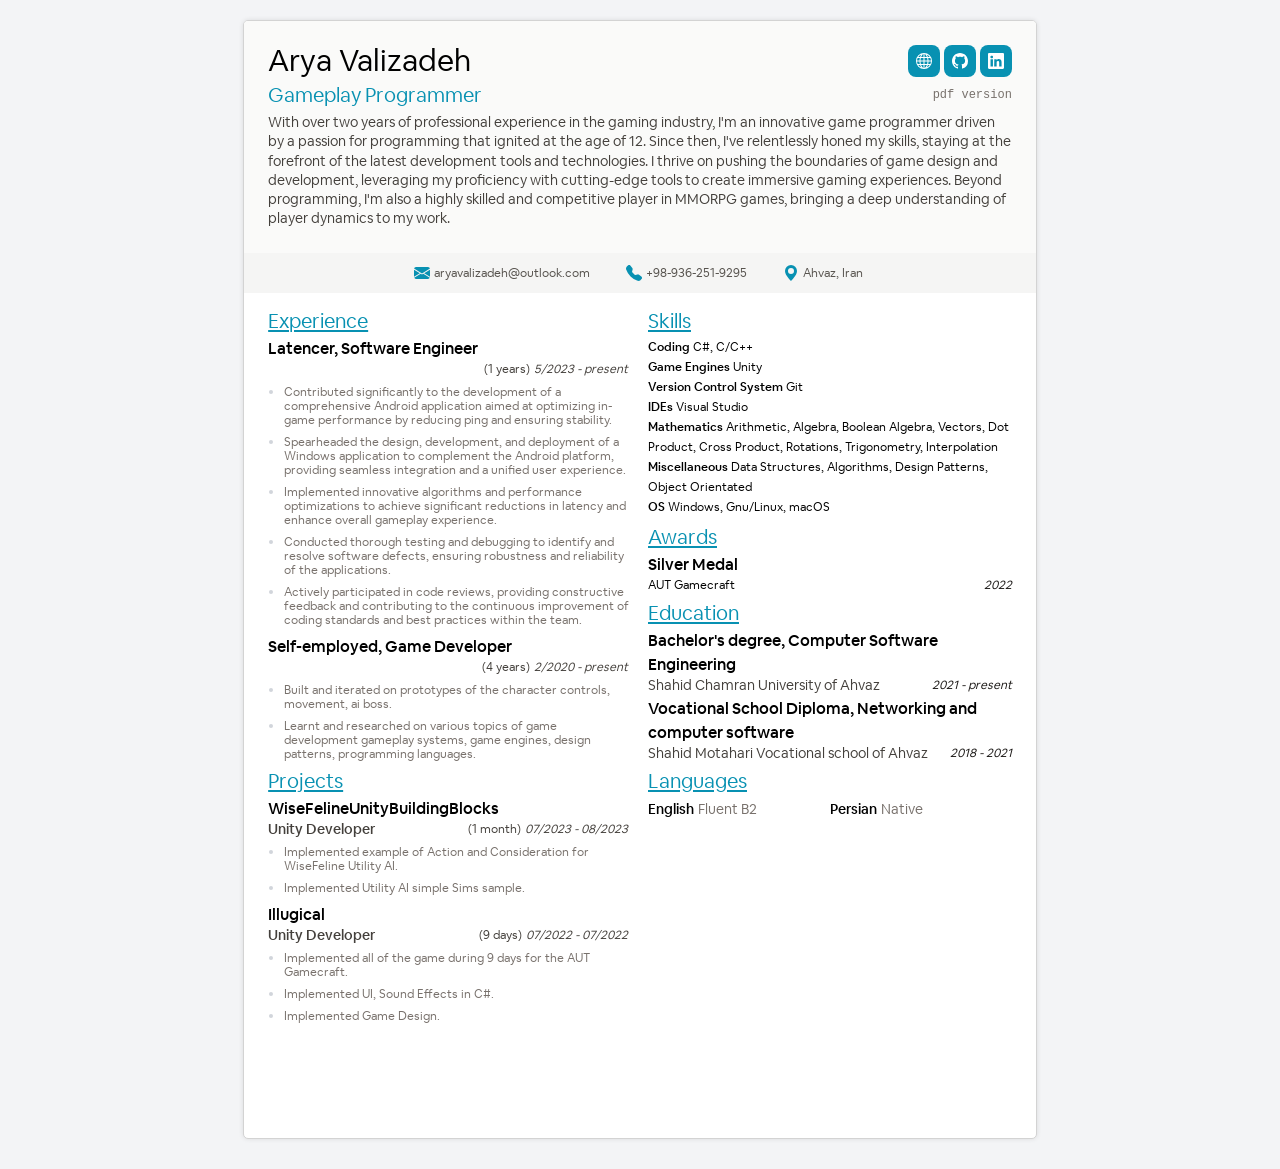
<file: resume.html>
<!DOCTYPE html>
<html lang="en" dir="ltr" prefix="og: http://ogp.me/ns#">
<head>
  <meta charset="utf-8"/>
  <meta name="viewport" content="width=device-width, initial-scale=1"/>
  <title>Arya Valizadeh - Resume</title>
  <meta name="description" content="Game Programmer"/>
  <meta name="keywords" content="Arya Valizadeh,Pinkbanana,Resume,CV, Game Programmer, Gameplay Programmer"/>
  <meta name="date" content="2022-05-08"/>

  <meta property="og:title" content="Arya Valizadeh - Resume - aryavalizadeh.com"/>
  <meta property="og:type" content="document"/>
  <meta property="og:url" content="https://aryavalizadeh.com/resume"/>

  <link href="./img/favicon.png" type="image/png" rel="icon"/>
  <link rel="stylesheet" href="./fonts/AirbnbCereal/style.css"/>
  <link rel="stylesheet" href="./style/style.min.css"/>
</head>
<body>
  <div class="printArea" data-size='A4'>
    <header itemscope itemtype="https://schema.org/Person" class="overflow-hidden bg-stone-50">
      <div class="flex m-6">
        <div class="basis-auto">
          <div class="flex">
            <div class="grow">
              <h1 class="text-black text-3xl font-light- leading-8" itemprop="name">Arya Valizadeh</h1>
            </div>
            <nav class="text-xs flex justify-end text-stone-700">
              <a target="_blank" class="flex leading-4 rounded-lg bg-cyan-600 hover:bg-cyan-800 focus:bg-cyan-900 transition h-8 w-8 p-2" href="https://arya-prof.github.io" title="arya-prof.github.io">
                <img src="./img/website.svg" alt="website">
              </a>
              <a target="_blank" class="flex leading-4 mx-1 rounded-lg bg-cyan-600 hover:bg-cyan-800 focus:bg-cyan-900 transition h-8 w-8 p-2" href="https://github.com/arya-prof" title="Arya Valizadeh">
                <img src="./img/github.svg" alt="github">
              </a>
              <a target="_blank" class="flex leading-4 mx-1 rounded-lg bg-cyan-600 hover:bg-cyan-800 focus:bg-cyan-900 transition h-8 w-8 p-2 hidden" href="https://steamcommunity.com/id/Pinkbanana6/" title="Pinkbanana">
                <img src="./img/steam.svg" alt="steam">
              </a>
              <a target="_blank" class="flex leading-4 mx-1 rounded-lg bg-cyan-600 hover:bg-cyan-800 focus:bg-cyan-900 transition h-8 w-8 p-2 hidden" href="https://www.twitch.tv/arya_prof" title="arya_prof">
                <img src="./img/twitch.svg" alt="twitch">
              </a>
              <a target="_blank" class="flex leading-4 rounded-lg bg-cyan-600 hover:bg-cyan-800 focus:bg-cyan-900 transition h-8 w-8 p-2" href="https://www.linkedin.com/in/aryavalizadeh/" title="Arya Valizadeh">
                <img src="./img/linkedin.svg" alt="linkedin">
              </a>
            </nav>
          </div>
          <div class="flex items-center">
            <div class="grow">
              <h2 class="text-cyan-600 text-xl leading-9 hover:text-cyan-800 transition" itemprop="jobTitle">Gameplay Programmer</h2>
            </div>

            <a target="_blank" href="res/AryaValizadehResume.pdf" dir="ltr" class="select-none text-stone-500 text-xs" tabindex="-1">
              <code class="block font-light rtl:text-center">pdf version</code>
            </a>
          </div>
          <p class="text-stone-700 text-sm leading-snug" itemprop="knowsAbout">
            <span>With over two years of professional experience in the gaming industry,</span>
            <span>I'm an innovative game programmer driven by a passion for programming that ignited at the age of 12.</span>
            <span> Since then, I've relentlessly honed my skills, staying at the forefront of the latest development tools and technologies.</span>
            <span>I thrive on pushing the boundaries of game design and development, leveraging my proficiency with cutting-edge tools to create immersive gaming experiences. Beyond programming, I'm also a highly skilled and competitive player in MMORPG games, bringing a deep understanding of player dynamics to my work.</span>
          </p>
        </div>
      </div>
      <address class="bg-stone-100 leading-10 px-6 text-xs flex items-center justify-center text-stone-600 not-italic">
        <div class="flex items-center px-4">
          <img src="./img/email.svg" alt="email">
          <a class="px-1" href="mailto:aryavalizadeh@outlook.com" itemprop="email" tabindex="-1">aryavalizadeh@outlook.com</a>
        </div>

        <div class="flex items-center px-4">
          <img src="./img/tel.svg" alt="tel">
          <a class="px-1" href="tel:+989362519295" itemprop="telephone" tabindex="-1">+98-936-251-9295</a>
        </div>

        <div class="flex items-center px-4">
          <img src="./img/location.svg" alt="location">
          <div class="px-1" itemprop="address">Ahvaz, Iran</div>
        </div>
      </address>
    </header>
    <main class="flex space-x-4 mx-6 mt-4">
      <div class="basis-1/2">
        <article class="mb-2">
          <h2 class="text-cyan-600 text-xl leading-6 mb-1 underline underline-offset-2">Experience</h2>
          <section class="mb-2" itemscope itemtype="https://schema.org/Organization">
            <h3 class="font-light text-base leading-6">Latencer,  Software Engineer</h3>
            <div class="flex items-center">
              <h4 class="flex items-center font-light text-sm leading-4">

              </h4>
              <div class="grow flex items-center mx-1 text-xs">
                <div class="px-1 text-stone-500 hidden" itemprop="location">Iran</div>
              </div>
              <div class="text-xs text-stone-700">(1 years)</div>
              <div class="flex items-center text-xs">
                <div dir="ltr" class="text-stone-700 text-xs italic px-1">
                  <time datetime="2020-5-06">5/2023</time> - <time datetime="2022-05">present</time>
                </div>
              </div>
            </div>
            <ul class="list-disc list-outside leading-[14px] text-xs text-gray-300 ml-4" itemprop="description">
              <li><span class="text-stone-500 mt-2 block">Contributed significantly to the development of a comprehensive Android application aimed at optimizing in-game performance by reducing ping and ensuring stability.</span></li>
              <li><span class="text-stone-500 mt-2 block">Spearheaded the design, development, and deployment of a Windows application to complement the Android platform, providing seamless integration and a unified user experience.</span></li>
              <li><span class="text-stone-500 mt-2 block">Implemented innovative algorithms and performance optimizations to achieve significant reductions in latency and enhance overall gameplay experience.</span></li>
              <li><span class="text-stone-500 mt-2 block">Conducted thorough testing and debugging to identify and resolve software defects, ensuring robustness and reliability of the applications.</span></li>
              <li><span class="text-stone-500 mt-2 block">Actively participated in code reviews, providing constructive feedback and contributing to the continuous improvement of coding standards and best practices within the team.</span></li>
            </ul>
          </section>
          <section class="mb-2" itemscope itemtype="https://schema.org/Organization">
            <h3 class="font-light text-base leading-6">Self-employed,  Game Developer</h3>
            <div class="flex items-center">
              <h4 class="flex items-center font-light text-sm leading-4">

              </h4>
              <div class="grow flex items-center mx-1 text-xs">
                <div class="px-1 text-stone-500 hidden" itemprop="location">Iran</div>
              </div>
              <div class="text-xs text-stone-700">(4 years)</div>
              <div class="flex items-center text-xs">
                <div dir="ltr" class="text-stone-700 text-xs italic px-1">
                  <time datetime="2020-2-06">2/2020</time> - <time datetime="2022-05">present</time>
                </div>
              </div>
            </div>
            <ul class="list-disc list-outside leading-[14px] text-xs text-gray-300 ml-4" itemprop="description">
              <li><span class="text-stone-500 mt-2 block">Built and iterated on prototypes of the character controls, movement, ai boss.</span></li>
              <li><span class="text-stone-500 mt-2 block">Learnt and researched on various topics of game development gameplay systems, game engines, design patterns, programming languages.</span></li>
            </ul>
          </section>
        </article>

        <article class="mb-2">
          <h2 class="text-cyan-600 text-xl leading-6 mb-1 underline underline-offset-2">Projects</h2>
          <section class="mb-2" itemscope itemtype="https://schema.org/Organization">
            <h3 class="font-light text-base leading-6">
              <a target="_blank" rel="nofoloow noopener" itemprop="url" href="https://github.com/nooparmygames/WiseFelineUnityBuildingBlocks" tabindex="-1">WiseFelineUnityBuildingBlocks</a>
            </h3>
            <div class="flex items-center">
              <h4 class="text-stone-700 flex items-center font-light text-sm leading-4">Unity Developer</h4>
              <div class="grow flex items-center mx-1 text-xs">
                <div class="px-1 text-stone-500 hidden" itemprop="location">Remote</div>
              </div>
              <div class="text-xs text-stone-700">(1 month)</div>
              <div class="flex items-center text-xs">
                <div dir="ltr" class="text-stone-700 text-xs italic px-1">
                  <time datetime="2023-7">07/2023</time> - <time datetime="2023-08">08/2023</time>
                </div>
              </div>
            </div>
            <ul class="list-disc list-outside leading-[14px] text-xs text-gray-300 ml-4" itemprop="description">
              <li><span class="text-stone-500 mt-2 block">Implemented example of Action and Consideration for WiseFeline Utility AI.</span></li>
              <li><span class="text-stone-500 mt-2 block">Implemented Utility AI simple Sims sample.</span></li>
            </ul>
          </section>
          <section class="mb-2" itemscope itemtype="https://schema.org/Organization">
            <h3 class="font-light text-base leading-6">
              <a target="_blank" rel="nofoloow noopener" itemprop="url" href="https://github.com/arya-prof/Illugical" tabindex="-1">Illugical</a>
            </h3>
            <div class="flex items-center">
              <h4 class="text-stone-700 flex items-center font-light text-sm leading-4">Unity Developer</h4>
              <div class="grow flex items-center mx-1 text-xs">
                <div class="px-1 text-stone-500 hidden" itemprop="location">AUT</div>
              </div>
              <div class="text-xs text-stone-700">(9 days)</div>
              <div class="flex items-center text-xs">
                <div dir="ltr" class="text-stone-700 text-xs italic px-1">
                  <time datetime="2022-7">07/2022</time> - <time datetime="2022-07">07/2022</time>
                </div>
              </div>
            </div>
            <ul class="list-disc list-outside leading-[14px] text-xs text-gray-300 ml-4" itemprop="description">
              <li><span class="text-stone-500 mt-2 block">Implemented all of the game during 9 days for the AUT Gamecraft.</span></li>
              <li><span class="text-stone-500 mt-2 block">Implemented UI, Sound Effects in C#.</span></li>
              <li><span class="text-stone-500 mt-2 block">Implemented Game Design.</span></li>
            </ul>
          </section>
        </article>
      </div>
      <div class="basis-1/2">

        <article class="mb-2">
          <h2 class="text-cyan-600 text-xl leading-6 mb-1 underline underline-offset-2">Skills</h2>
          <section class="leading-5 text-xs" itemscope itemtype="https://schema.org/ListItem">
            <h3 class="font-light inline-block">Coding</h3>
            <span itemprop="name">C#</span>,
            <span itemprop="name">C/C++</span>
            <!-- <span itemprop="name">Go</span>,
            <span itemprop="name">Kotlin</span>,
            <span itemprop="name">HTML</span>,
            <span itemprop="name">CSS</span> -->
          </section>

          <section class="leading-5 text-xs" itemscope itemtype="https://schema.org/ListItem">
            <h3 class="font-light inline-block">Game Engines</h3>
            <span itemprop="name">Unity</span>
          </section>

          <section class="leading-5 text-xs" itemscope itemtype="https://schema.org/ListItem">
            <h3 class="font-light inline-block">Version Control System</h3>
            <span itemprop="name">Git</span>
            <!-- <span itemprop="name">Perforce</span> -->
          </section>
          <section class="leading-5 text-xs" itemscope itemtype="https://schema.org/ListItem">
            <h3 class="font-light inline-block">IDEs</h3>
            <span itemprop="name">Visual Studio</span>
          </section>

          <section class="leading-5 text-xs" itemscope itemtype="https://schema.org/ListItem">
            <h3 class="font-light inline-block">Mathematics</h3>
            <span itemprop="name">Arithmetic</span>,
            <span itemprop="name">Algebra</span>,
            <span itemprop="name">Boolean Algebra</span>,
            <span itemprop="name">Vectors</span>,
            <span itemprop="name">Dot Product</span>,
            <span itemprop="name">Cross Product</span>,
            <span itemprop="name">Rotations</span>,
            <span itemprop="name">Trigonometry</span>,
            <span itemprop="name">Interpolation</span>
          </section>

          <section class="leading-5 text-xs" itemscope itemtype="https://schema.org/ListItem">
            <h3 class="font-light inline-block">Miscellaneous</h3>
            <span itemprop="name">Data Structures</span>,
            <span itemprop="name">Algorithms</span>,
            <span itemprop="name">Design Patterns</span>,
            <span itemprop="name">Object Orientated</span>
            <!-- <span itemprop="name">Communication</span> -->
          </section>

          <section class="leading-5 text-xs" itemscope itemtype="https://schema.org/ListItem">
            <h3 class="font-light inline-block">OS</h3>
            <span itemprop="name">Windows</span>,
            <span itemprop="name">Gnu/Linux</span>,
            <span itemprop="name">macOS</span>
          </section>

          <!-- <section class="leading-5 text-xs" itemscope itemtype="https://schema.org/ListItem">
            <h3 class="font-light inline-block">Microsoft Office Specialist</h3>
            <span itemprop="name">Excel</span>,
            <span itemprop="name">PowerPoint</span>,
            <span itemprop="name">Word</span>.
          </section> -->

        </article>
<article class="mb-2">
          <h2 class="text-cyan-600 text-xl leading-6 mb-1 underline underline-offset-2">Awards</h2>
          <section class="mb-1">
            <div class="flex items-center">
              <h4 class="grow text-base leading-6 font-light">Silver Medal</h4>
              <div class="grow-0 text-xs text-stone-500 hidden">Tehran, Iran</div>
            </div>
            <div class="flex flex-wrap text-xs">
              <div class="grow leading-4">AUT Gamecraft</div>
              <div dir="ltr" class="grow-0 text-stone-900 italic">
                <time datetime="2022">2022</time>
              </div>
            </div>
          </section>
        </article>
        <article class="mb-2">
          <h2 class="text-cyan-600 text-xl leading-6 mb-1 underline underline-offset-2">Education</h2>
          <section class="mb-1" itemscope itemtype="https://schema.org/CollegeOrUniversity">
            <div class="flex items-center">
              <h4 class="grow text-base leading-6 font-light">Bachelor's degree, Computer Software Engineering</h4>
            </div>
            <div class="flex flex-wrap text-xs">
              <h4 class="flex items-center text-sm leading-4 text-stone-700">Shahid Chamran University of Ahvaz</h4>
              <div class="grow flex items-center mx-1 text-xs">
                <div class="px-1 text-stone-500 hidden" itemprop="location">Ahvaz, Iran</div>
              </div>
              <a class="grow hidden" target="_blank" rel="nofoloow noopener" href="">
                <img src="./img/link.svg" alt="link">
              </a>
              <div dir="ltr" class="grow-0 text-stone-900 italic">
                <time datetime="2021-09-23">2021</time> - <time datetime="2022">present</time>
              </div>
            </div>
          </section>
          <section itemscope itemtype="https://schema.org/CollegeOrUniversity">
            <div class="flex items-center">
              <h4 class="grow text-base leading-6 font-light">Vocational School Diploma, Networking and computer software</h4>
            </div>
            <div class="flex flex-wrap text-xs">
              <h4 class="flex items-center text-sm text-stone-700 leading-4">Shahid Motahari Vocational school of Ahvaz</h4>
              <div class="grow flex items-center mx-1 text-xs">
                <div class="px-1 text-stone-500 hidden" itemprop="location">Ahvaz, Iran</div>
              </div>
              <a class="grow hidden" target="_blank" rel="nofoloow noopener" href="">
                <img src="./img/link.svg" alt="link">
              </a>
              <div dir="ltr" class="grow-0 text-stone-900 italic">
                <time datetime="2018-09-22">2018</time> - <time datetime="2021-02-19">2021</time>
              </div>
            </div>
          </section>
        </article>

        <article class="mb-2">
          <h2 class="text-cyan-600 text-xl leading-6 mb-1 underline underline-offset-2">Languages</h2>
          <div class="flex flex-wrap leading-6 text-sm">
            <section class="flex-1 flex">
              <h3 class="font-light">English</h3>
              <span class="text-stone-500 px-1">Fluent B2</span>
            </section>
            <section class="flex-1 flex">
              <h3 class="font-light">Persian</h3>
              <span class="text-stone-500 px-1">Native</span>
            </section>
          </div>
        </article>

      </div>
    </main>
  </div>
</body>
</html>
</file>
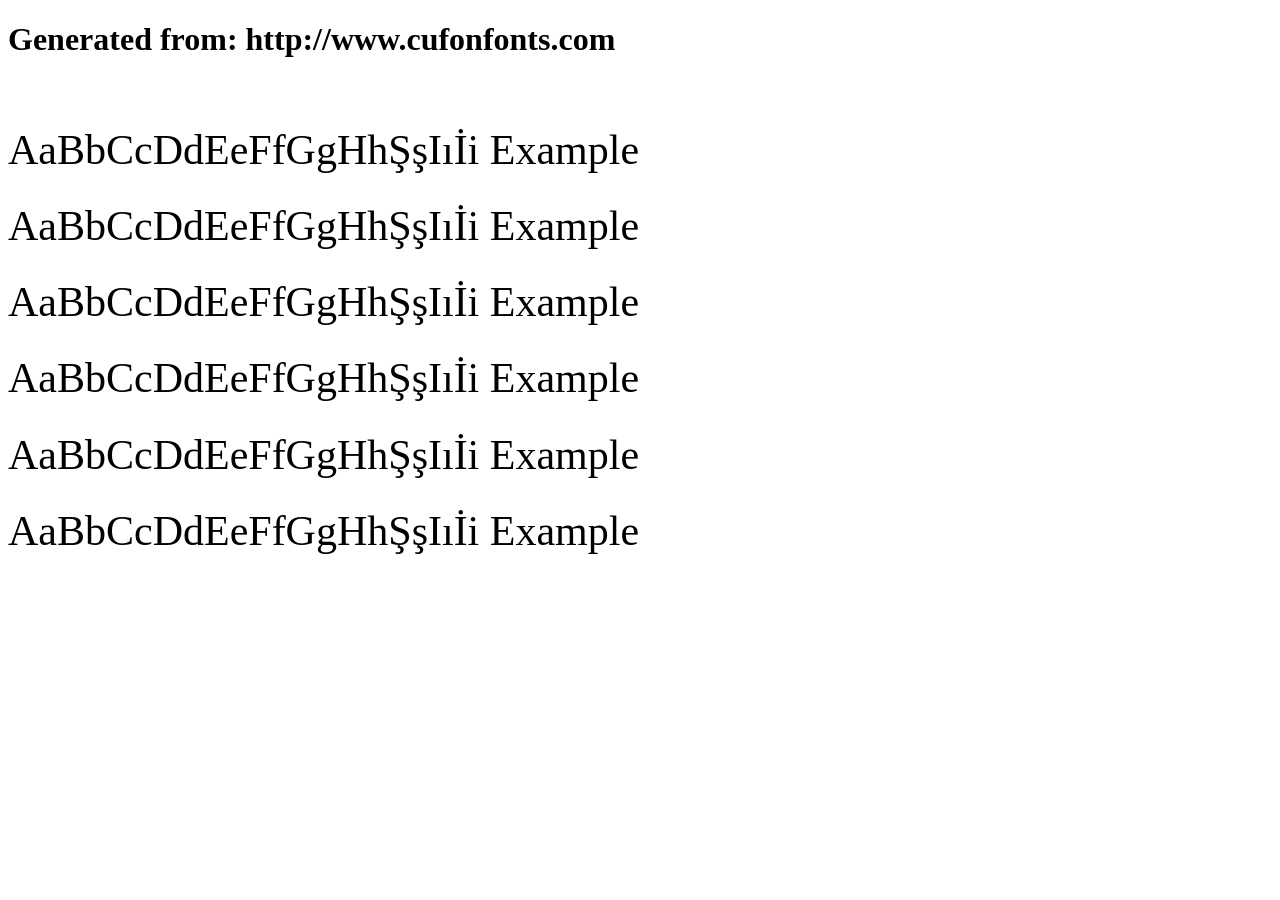
<file: fonts/AirbnbCereal/example.html>
<!DOCTYPE html>
<html xmlns="http://www.w3.org/1999/xhtml">
<head>
    <meta http-equiv="Content-Type" content="text/html; charset=utf-8"/>
    <link rel="stylesheet" type="text/css"
          href="style.css"/>
</head>

<body>

<h1>Generated from: http://www.cufonfonts.com</h1><br/>
<h1 style="font-family:'Airbnb Cereal App Book';font-weight:normal;font-size:42px">AaBbCcDdEeFfGgHhŞşIıİi Example</h1>
<h1 style="font-family:'Airbnb Cereal App Light';font-weight:normal;font-size:42px">AaBbCcDdEeFfGgHhŞşIıİi Example</h1>
<h1 style="font-family:'Airbnb Cereal App Medium';font-weight:normal;font-size:42px">AaBbCcDdEeFfGgHhŞşIıİi Example</h1>
<h1 style="font-family:'Airbnb Cereal App Bold';font-weight:normal;font-size:42px">AaBbCcDdEeFfGgHhŞşIıİi Example</h1>
<h1 style="font-family:'Airbnb Cereal App Extra Bold';font-weight:normal;font-size:42px">AaBbCcDdEeFfGgHhŞşIıİi Example</h1>
<h1 style="font-family:'Airbnb Cereal App Black';font-weight:normal;font-size:42px">AaBbCcDdEeFfGgHhŞşIıİi Example</h1>


</body>
</html>
</file>
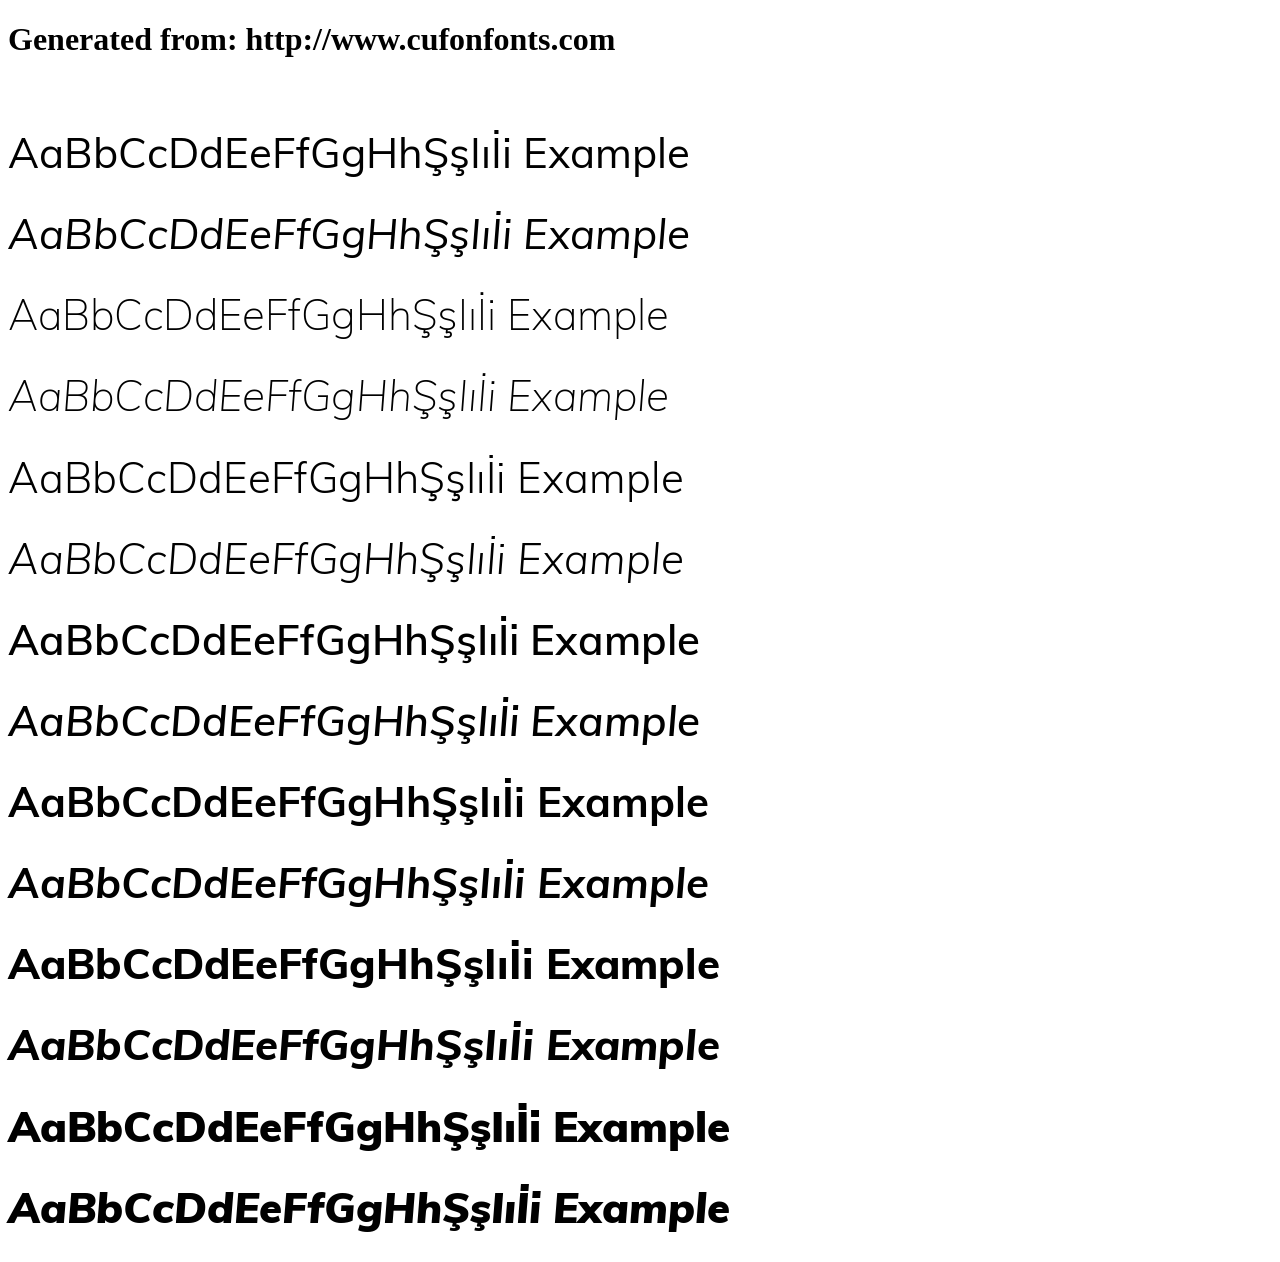
<file: fonts/Muli/example.html>
<!DOCTYPE html>
<html xmlns="http://www.w3.org/1999/xhtml">
<head>
    <meta http-equiv="Content-Type" content="text/html; charset=utf-8"/>
    <link rel="stylesheet" type="text/css"
          href="style.css"/>
</head>

<body>

<h1>Generated from: http://www.cufonfonts.com</h1><br/>
<h1 style="font-family:'Muli Regular';font-weight:normal;font-size:42px">AaBbCcDdEeFfGgHhŞşIıİi Example</h1>
<h1 style="font-family:'Muli Italic';font-weight:normal;font-size:42px">AaBbCcDdEeFfGgHhŞşIıİi Example</h1>
<h1 style="font-family:'Muli ExtraLight';font-weight:normal;font-size:42px">AaBbCcDdEeFfGgHhŞşIıİi Example</h1>
<h1 style="font-family:'Muli ExtraLight Italic';font-weight:normal;font-size:42px">AaBbCcDdEeFfGgHhŞşIıİi Example</h1>
<h1 style="font-family:'Muli Light';font-weight:normal;font-size:42px">AaBbCcDdEeFfGgHhŞşIıİi Example</h1>
<h1 style="font-family:'Muli Light Italic';font-weight:normal;font-size:42px">AaBbCcDdEeFfGgHhŞşIıİi Example</h1>
<h1 style="font-family:'Muli SemiBold';font-weight:normal;font-size:42px">AaBbCcDdEeFfGgHhŞşIıİi Example</h1>
<h1 style="font-family:'Muli SemiBold Italic';font-weight:normal;font-size:42px">AaBbCcDdEeFfGgHhŞşIıİi Example</h1>
<h1 style="font-family:'Muli Bold';font-weight:normal;font-size:42px">AaBbCcDdEeFfGgHhŞşIıİi Example</h1>
<h1 style="font-family:'Muli Bold Italic';font-weight:normal;font-size:42px">AaBbCcDdEeFfGgHhŞşIıİi Example</h1>
<h1 style="font-family:'Muli ExtraBold';font-weight:normal;font-size:42px">AaBbCcDdEeFfGgHhŞşIıİi Example</h1>
<h1 style="font-family:'Muli ExtraBold Italic';font-weight:normal;font-size:42px">AaBbCcDdEeFfGgHhŞşIıİi Example</h1>
<h1 style="font-family:'Muli Black';font-weight:normal;font-size:42px">AaBbCcDdEeFfGgHhŞşIıİi Example</h1>
<h1 style="font-family:'Muli Black Italic';font-weight:normal;font-size:42px">AaBbCcDdEeFfGgHhŞşIıİi Example</h1>


</body>
</html>
</file>
<file: fonts/AirbnbCereal/style.css>
/* #### Generated By: http://www.cufonfonts.com #### */

@font-face {
    font-family: 'Airbnb Cereal App';
    font-style: normal;
    font-weight: normal;
    src: local('Airbnb Cereal App Book'), url('AirbnbCerealBook.woff') format('woff');
}

@font-face {
    font-family: 'Airbnb Cereal App';
    font-style: normal;
    font-weight: 100;
    src: local('Airbnb Cereal App Light'), url('AirbnbCerealLight.woff') format('woff');
}

@font-face {
    font-family: 'Airbnb Cereal App';
    font-style: normal;
    font-weight: 300;
    src: local('Airbnb Cereal App Medium'), url('AirbnbCerealMedium.woff') format('woff');
}

@font-face {
    font-family: 'Airbnb Cereal App';
    font-style: normal;
    font-weight: 500;
    src: local('Airbnb Cereal App Bold'), url('AirbnbCerealBold.woff') format('woff');
}

@font-face {
    font-family: 'Airbnb Cereal App';
    font-style: normal;
    font-weight: 700;
    src: local('Airbnb Cereal App Extra Bold'), url('AirbnbCerealExtraBold.woff') format('woff');
}

@font-face {
    font-family: 'Airbnb Cereal App';
    font-style: normal;
    font-weight: 900;
    src: local('Airbnb Cereal App Black'), url('AirbnbCerealBlack.woff') format('woff');
}
</file>
<file: fonts/Muli/style.css>
/* #### Generated By: http://www.cufonfonts.com #### */

    @font-face {
    font-family: 'Muli Regular';
    font-style: normal;
    font-weight: normal;
    src: local('Muli Regular'), url('Muli-Regular.woff') format('woff');
    }
    

    @font-face {
    font-family: 'Muli Italic';
    font-style: normal;
    font-weight: normal;
    src: local('Muli Italic'), url('Muli-Italic.woff') format('woff');
    }
    

    @font-face {
    font-family: 'Muli ExtraLight';
    font-style: normal;
    font-weight: normal;
    src: local('Muli ExtraLight'), url('Muli-ExtraLight.woff') format('woff');
    }
    

    @font-face {
    font-family: 'Muli ExtraLight Italic';
    font-style: normal;
    font-weight: normal;
    src: local('Muli ExtraLight Italic'), url('Muli-ExtraLightItalic.woff') format('woff');
    }
    

    @font-face {
    font-family: 'Muli Light';
    font-style: normal;
    font-weight: normal;
    src: local('Muli Light'), url('Muli-Light.woff') format('woff');
    }
    

    @font-face {
    font-family: 'Muli Light Italic';
    font-style: normal;
    font-weight: normal;
    src: local('Muli Light Italic'), url('Muli-LightItalic.woff') format('woff');
    }
    

    @font-face {
    font-family: 'Muli SemiBold';
    font-style: normal;
    font-weight: normal;
    src: local('Muli SemiBold'), url('Muli-SemiBold.woff') format('woff');
    }
    

    @font-face {
    font-family: 'Muli SemiBold Italic';
    font-style: normal;
    font-weight: normal;
    src: local('Muli SemiBold Italic'), url('Muli-SemiBoldItalic.woff') format('woff');
    }
    

    @font-face {
    font-family: 'Muli Bold';
    font-style: normal;
    font-weight: normal;
    src: local('Muli Bold'), url('Muli-Bold.woff') format('woff');
    }
    

    @font-face {
    font-family: 'Muli Bold Italic';
    font-style: normal;
    font-weight: normal;
    src: local('Muli Bold Italic'), url('Muli-BoldItalic.woff') format('woff');
    }
    

    @font-face {
    font-family: 'Muli ExtraBold';
    font-style: normal;
    font-weight: normal;
    src: local('Muli ExtraBold'), url('Muli-ExtraBold.woff') format('woff');
    }
    

    @font-face {
    font-family: 'Muli ExtraBold Italic';
    font-style: normal;
    font-weight: normal;
    src: local('Muli ExtraBold Italic'), url('Muli-ExtraBoldItalic.woff') format('woff');
    }
    

    @font-face {
    font-family: 'Muli Black';
    font-style: normal;
    font-weight: normal;
    src: local('Muli Black'), url('Muli-Black.woff') format('woff');
    }
    

    @font-face {
    font-family: 'Muli Black Italic';
    font-style: normal;
    font-weight: normal;
    src: local('Muli Black Italic'), url('Muli-BlackItalic.woff') format('woff');
    }
</file>
<file: style/style.min.css>
/*! tailwindcss v3.0.23 | MIT License | https://tailwindcss.com*/*,:after,:before{border:0 solid #e5e7eb;box-sizing:border-box}:after,:before{--tw-content:""}html{-webkit-text-size-adjust:100%;font-family:ui-sans-serif,system-ui,-apple-system,BlinkMacSystemFont,Segoe UI,Roboto,Helvetica Neue,Arial,Noto Sans,sans-serif,Apple Color Emoji,Segoe UI Emoji,Segoe UI Symbol,Noto Color Emoji;line-height:1.5;-moz-tab-size:4;-o-tab-size:4;tab-size:4}body{line-height:inherit;margin:0}hr{border-top-width:1px;color:inherit;height:0}abbr:where([title]){-webkit-text-decoration:underline dotted;text-decoration:underline dotted}h1,h2,h3,h4,h5,h6{font-size:inherit;font-weight:inherit}a{color:inherit;text-decoration:inherit}b,strong{font-weight:bolder}code,kbd,pre,samp{font-family:ui-monospace,SFMono-Regular,Menlo,Monaco,Consolas,Liberation Mono,Courier New,monospace;font-size:1em}small{font-size:80%}sub,sup{font-size:75%;line-height:0;position:relative;vertical-align:baseline}sub{bottom:-.25em}sup{top:-.5em}table{border-collapse:collapse;border-color:inherit;text-indent:0}button,input,optgroup,select,textarea{color:inherit;font-family:inherit;font-size:100%;line-height:inherit;margin:0;padding:0}button,select{text-transform:none}[type=button],[type=reset],[type=submit],button{-webkit-appearance:button;background-color:transparent;background-image:none}:-moz-focusring{outline:auto}:-moz-ui-invalid{box-shadow:none}progress{vertical-align:baseline}::-webkit-inner-spin-button,::-webkit-outer-spin-button{height:auto}[type=search]{-webkit-appearance:textfield;outline-offset:-2px}::-webkit-search-decoration{-webkit-appearance:none}::-webkit-file-upload-button{-webkit-appearance:button;font:inherit}summary{display:list-item}blockquote,dd,dl,figure,h1,h2,h3,h4,h5,h6,hr,p,pre{margin:0}fieldset{margin:0}fieldset,legend{padding:0}menu,ol,ul{list-style:none;margin:0;padding:0}textarea{resize:vertical}input::-moz-placeholder,textarea::-moz-placeholder{color:#9ca3af;opacity:1}input:-ms-input-placeholder,textarea:-ms-input-placeholder{color:#9ca3af;opacity:1}input::placeholder,textarea::placeholder{color:#9ca3af;opacity:1}[role=button],button{cursor:pointer}:disabled{cursor:default}audio,canvas,embed,iframe,img,object,svg,video{display:block;vertical-align:middle}img,video{height:auto;max-width:100%}[hidden]{display:none}*,:after,:before{--tw-translate-x:0;--tw-translate-y:0;--tw-rotate:0;--tw-skew-x:0;--tw-skew-y:0;--tw-scale-x:1;--tw-scale-y:1;--tw-pan-x: ;--tw-pan-y: ;--tw-pinch-zoom: ;--tw-scroll-snap-strictness:proximity;--tw-ordinal: ;--tw-slashed-zero: ;--tw-numeric-figure: ;--tw-numeric-spacing: ;--tw-numeric-fraction: ;--tw-ring-inset: ;--tw-ring-offset-width:0px;--tw-ring-offset-color:#fff;--tw-ring-color:rgba(59,130,246,.5);--tw-ring-offset-shadow:0 0 #0000;--tw-ring-shadow:0 0 #0000;--tw-shadow:0 0 #0000;--tw-shadow-colored:0 0 #0000;--tw-blur: ;--tw-brightness: ;--tw-contrast: ;--tw-grayscale: ;--tw-hue-rotate: ;--tw-invert: ;--tw-saturate: ;--tw-sepia: ;--tw-drop-shadow: ;--tw-backdrop-blur: ;--tw-backdrop-brightness: ;--tw-backdrop-contrast: ;--tw-backdrop-grayscale: ;--tw-backdrop-hue-rotate: ;--tw-backdrop-invert: ;--tw-backdrop-opacity: ;--tw-backdrop-saturate: ;--tw-backdrop-sepia: }.absolute{position:absolute}.relative{position:relative}.right-5{right:1.25rem}.top-0{top:0}.left-36{left:9rem}.-top-0\.5{top:-.125rem}.-top-0{top:0}.left-24{left:6rem}.m-6{margin:1.5rem}.mx-24{margin-left:6rem;margin-right:6rem}.mx-1{margin-left:.25rem;margin-right:.25rem}.my-8{margin-bottom:2rem;margin-top:2rem}.my-4{margin-bottom:1rem;margin-top:1rem}.my-12{margin-bottom:3rem;margin-top:3rem}.mx-6{margin-left:1.5rem;margin-right:1.5rem}.my-10{margin-bottom:2.5rem;margin-top:2.5rem}.mt-12{margin-top:3rem}.mt-6{margin-top:1.5rem}.-mt-8{margin-top:-2rem}.mr-6{margin-right:1.5rem}.mt-4{margin-top:1rem}.mb-2{margin-bottom:.5rem}.mb-1{margin-bottom:.25rem}.ml-4{margin-left:1rem}.mt-2{margin-top:.5rem}.block{display:block}.inline-block{display:inline-block}.flex{display:flex}.hidden{display:none}.h-8{height:2rem}.h-12{height:3rem}.h-24{height:6rem}.h-px{height:1px}.h-1{height:.25rem}.h-36{height:9rem}.h-10{height:2.5rem}.w-8{width:2rem}.w-full{width:100%}.w-36{width:9rem}.max-w-xs{max-width:20rem}.flex-none{flex:none}.flex-1{flex:1 1 0%}.grow{flex-grow:1}.grow-0{flex-grow:0}.basis-full{flex-basis:100%}.basis-36{flex-basis:9rem}.basis-auto{flex-basis:auto}.basis-1\/2{flex-basis:50%}.select-none{-webkit-user-select:none;-moz-user-select:none;-ms-user-select:none;user-select:none}.list-outside{list-style-position:outside}.list-disc{list-style-type:disc}.flex-wrap{flex-wrap:wrap}.items-center{align-items:center}.justify-end{justify-content:flex-end}.justify-center{justify-content:center}.space-x-4>:not([hidden])~:not([hidden]){--tw-space-x-reverse:0;margin-left:calc(1rem*(1 - var(--tw-space-x-reverse)));margin-right:calc(1rem*var(--tw-space-x-reverse))}.overflow-hidden{overflow:hidden}.rounded-lg{border-radius:.5rem}.border{border-width:1px}.bg-stone-50{--tw-bg-opacity:1;background-color:rgb(250 250 249/var(--tw-bg-opacity))}.bg-cyan-600{--tw-bg-opacity:1;background-color:rgb(8 145 178/var(--tw-bg-opacity))}.bg-stone-100{--tw-bg-opacity:1;background-color:rgb(245 245 244/var(--tw-bg-opacity))}.bg-\[\#bc986a\]{--tw-bg-opacity:1;background-color:rgb(188 152 106/var(--tw-bg-opacity))}.p-2{padding:.5rem}.px-6{padding-left:1.5rem;padding-right:1.5rem}.px-4{padding-left:1rem;padding-right:1rem}.px-1{padding-left:.25rem;padding-right:.25rem}.text-3xl{font-size:1.875rem;line-height:2.25rem}.text-xs{font-size:.75rem;line-height:1rem}.text-xl{font-size:1.25rem;line-height:1.75rem}.text-sm{font-size:.875rem;line-height:1.25rem}.text-base{font-size:1rem;line-height:1.5rem}.font-light{font-weight:300}.italic{font-style:italic}.not-italic{font-style:normal}.leading-8{line-height:2rem}.leading-4{line-height:1rem}.leading-9{line-height:2.25rem}.leading-10{line-height:2.5rem}.leading-none{line-height:1}.leading-relaxed{line-height:1.625}.leading-normal{line-height:1.5}.leading-snug{line-height:1.375}.leading-6{line-height:1.5rem}.leading-\[14px\]{line-height:14px}.leading-5{line-height:1.25rem}.text-black{--tw-text-opacity:1;color:rgb(0 0 0/var(--tw-text-opacity))}.text-stone-700{--tw-text-opacity:1;color:rgb(68 64 60/var(--tw-text-opacity))}.text-cyan-600{--tw-text-opacity:1;color:rgb(8 145 178/var(--tw-text-opacity))}.text-stone-600{--tw-text-opacity:1;color:rgb(87 83 78/var(--tw-text-opacity))}.text-stone-200{--tw-text-opacity:1;color:rgb(231 229 228/var(--tw-text-opacity))}.text-stone-400{--tw-text-opacity:1;color:rgb(168 162 158/var(--tw-text-opacity))}.text-stone-500{--tw-text-opacity:1;color:rgb(120 113 108/var(--tw-text-opacity))}.text-gray-300{--tw-text-opacity:1;color:rgb(209 213 219/var(--tw-text-opacity))}.text-stone-900{--tw-text-opacity:1;color:rgb(28 25 23/var(--tw-text-opacity))}.underline{-webkit-text-decoration-line:underline;text-decoration-line:underline}.underline-offset-2{text-underline-offset:2px}.opacity-50{opacity:.5}.transition{transition-duration:.15s;transition-property:color,background-color,border-color,fill,stroke,opacity,box-shadow,transform,filter,-webkit-text-decoration-color,-webkit-backdrop-filter;transition-property:color,background-color,border-color,text-decoration-color,fill,stroke,opacity,box-shadow,transform,filter,backdrop-filter;transition-property:color,background-color,border-color,text-decoration-color,fill,stroke,opacity,box-shadow,transform,filter,backdrop-filter,-webkit-text-decoration-color,-webkit-backdrop-filter;transition-timing-function:cubic-bezier(.4,0,.2,1)}body{font-family:Airbnb Cereal App,ui-sans-serif}.printArea{background-color:#fff;position:relative;-webkit-print-color-adjust:exact}img{-webkit-user-select:none;-moz-user-select:none;-ms-user-select:none;user-select:none}[data-fill]{cursor:pointer;position:relative;z-index:1}[data-fill]:not([data-fill-val]):after{background-color:hsla(65,90%,77%,.5);bottom:0;content:"";display:block;left:0;position:absolute;right:0;top:0;z-index:-2}[data-fill]:before{--tw-skew-y:-3deg;bottom:-.25rem;content:"";display:block;left:-.25rem;position:absolute;right:-.25rem;top:-.25rem;transform:translate(var(--tw-translate-x),var(--tw-translate-y)) rotate(var(--tw-rotate)) skewX(var(--tw-skew-x)) skewY(var(--tw-skew-y)) scaleX(var(--tw-scale-x)) scaleY(var(--tw-scale-y));transition-duration:.15s;transition-property:color,background-color,border-color,fill,stroke,opacity,box-shadow,transform,filter,-webkit-text-decoration-color,-webkit-backdrop-filter;transition-property:color,background-color,border-color,text-decoration-color,fill,stroke,opacity,box-shadow,transform,filter,backdrop-filter;transition-property:color,background-color,border-color,text-decoration-color,fill,stroke,opacity,box-shadow,transform,filter,backdrop-filter,-webkit-text-decoration-color,-webkit-backdrop-filter;transition-timing-function:cubic-bezier(.4,0,.2,1);z-index:-1}[data-fill]:hover:before{background-color:#ec4899}[data-fill]:hover{color:#fff}@media screen{body{background-color:#f3f4f6;padding:20px}.printArea{border:1px solid #d3d3d3;border-radius:5px;box-shadow:0 0 5px rgba(0,0,0,.1);height:296mm;margin:0 auto 10px;max-width:100%;min-height:296mm;min-width:210mm;overflow:visible;overflow-x:auto;width:210mm}}@media print{@page{size:A4}}.selection\:bg-sky-200 ::-moz-selection{--tw-bg-opacity:1;background-color:rgb(186 230 253/var(--tw-bg-opacity))}.selection\:bg-sky-200 ::selection{--tw-bg-opacity:1;background-color:rgb(186 230 253/var(--tw-bg-opacity))}.selection\:bg-sky-200::-moz-selection{--tw-bg-opacity:1;background-color:rgb(186 230 253/var(--tw-bg-opacity))}.selection\:bg-sky-200::selection{--tw-bg-opacity:1;background-color:rgb(186 230 253/var(--tw-bg-opacity))}.hover\:bg-cyan-800:hover{--tw-bg-opacity:1;background-color:rgb(21 94 117/var(--tw-bg-opacity))}.hover\:text-cyan-800:hover{--tw-text-opacity:1;color:rgb(21 94 117/var(--tw-text-opacity))}.focus\:bg-cyan-900:focus{--tw-bg-opacity:1;background-color:rgb(22 78 99/var(--tw-bg-opacity))}[dir=rtl] .rtl\:mr-0{margin-right:0}[dir=rtl] .rtl\:ml-6{margin-left:1.5rem}[dir=rtl] .rtl\:text-right{text-align:right}
</file>
